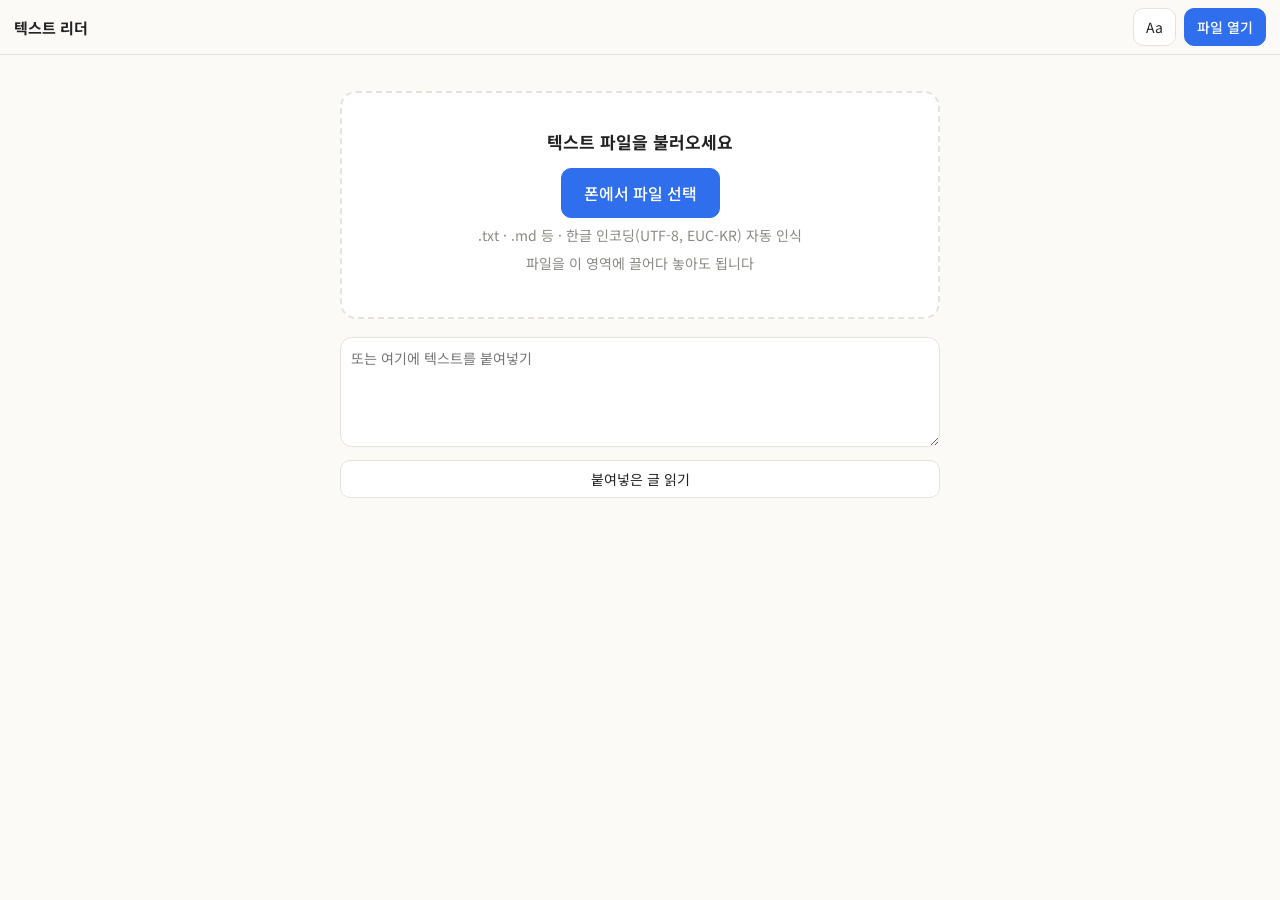
<file: reader/index.html>
<!DOCTYPE html>
<html lang="ko">
<head>
<meta charset="utf-8">
<meta name="viewport" content="width=device-width, initial-scale=1, viewport-fit=cover">
<title>텍스트 리더</title>
<link rel="manifest" href="manifest.webmanifest">
<link rel="icon" href="icon-192.png">
<link rel="apple-touch-icon" href="icon-192.png">
<meta name="theme-color" content="#2f6fed">
<link rel="stylesheet" href="https://fonts.googleapis.com/css2?family=Noto+Sans+KR:wght@400;500;700&family=Noto+Serif+KR:wght@400;600&display=swap">
<style>
:root{
  --bg:#fbfaf7;--fg:#222;--muted:#8a8a85;--card:#fff;--line:#e5e3dc;--accent:#2f6fed;
  --fs:18px;--lh:1.85;--w:640px;--ff:'Noto Sans KR',system-ui,sans-serif;--ps:.9em;
}
[data-theme=sepia]{--bg:#f4ecd8;--fg:#3b3226;--muted:#8b7d66;--card:#faf4e4;--line:#dccfb2;--accent:#a8602a}
[data-theme=dark]{--bg:#16171a;--fg:#d7d7d2;--muted:#7d7f85;--card:#202226;--line:#2f3136;--accent:#7aa2ff}
*{box-sizing:border-box;-webkit-tap-highlight-color:transparent}
html,body{margin:0;background:var(--bg);color:var(--fg);transition:background .2s,color .2s}
body{font-family:'Noto Sans KR',system-ui,sans-serif;padding-bottom:env(safe-area-inset-bottom)}
button,input,select,textarea{font:inherit;color:inherit}
#prog{position:fixed;top:0;left:0;height:3px;width:0;background:var(--accent);z-index:30}
header{position:sticky;top:0;z-index:20;background:var(--bg);border-bottom:1px solid var(--line);
  padding:calc(env(safe-area-inset-top) + 8px) 14px 8px;display:flex;align-items:center;gap:8px}
header h1{font-size:15px;font-weight:700;margin:0;flex:1;white-space:nowrap;overflow:hidden;text-overflow:ellipsis}
.btn{border:1px solid var(--line);background:var(--card);border-radius:10px;padding:8px 12px;font-size:14px;cursor:pointer;white-space:nowrap}
.btn.primary{background:var(--accent);border-color:var(--accent);color:#fff;font-weight:500}
#panel{display:none;background:var(--card);border-bottom:1px solid var(--line);padding:14px;font-size:14px}
#panel.open{display:block}
.row{display:flex;align-items:center;gap:10px;margin:10px 0}
.row>label{width:64px;color:var(--muted);flex:none}
.row input[type=range]{flex:1;accent-color:var(--accent)}
.row .val{width:42px;text-align:right;color:var(--muted);font-variant-numeric:tabular-nums}
.seg{display:flex;flex:1;gap:6px}
.seg button{flex:1;padding:8px 4px;border:1px solid var(--line);background:var(--bg);border-radius:8px;cursor:pointer;font-size:13px}
.seg button.on{border-color:var(--accent);color:var(--accent);font-weight:700}
.chk{display:flex;align-items:center;gap:8px;margin:12px 0 2px}
.chk input{width:18px;height:18px;accent-color:var(--accent)}
#empty{max-width:var(--w);margin:0 auto;padding:36px 20px}
#drop{border:2px dashed var(--line);border-radius:16px;padding:36px 18px;text-align:center;background:var(--card)}
#drop.over{border-color:var(--accent)}
#drop p{margin:6px 0;color:var(--muted);font-size:14px;line-height:1.6}
#drop .big{color:var(--fg);font-size:17px;font-weight:700;margin-bottom:14px}
#paste{width:100%;height:110px;margin-top:18px;border:1px solid var(--line);border-radius:12px;padding:10px;background:var(--card);resize:vertical;font-size:14px}
#recent{margin-top:22px}
#recent h3{font-size:13px;color:var(--muted);font-weight:500;margin:0 0 6px}
#recent button{display:block;width:100%;text-align:left;margin:6px 0;padding:11px 12px}
article{display:none;max-width:var(--w);margin:0 auto;padding:26px 20px 90px;font-family:var(--ff);font-size:var(--fs);line-height:var(--lh);
  word-break:keep-all;overflow-wrap:break-word}
article.show{display:block}
article p{margin:0 0 var(--ps);white-space:pre-wrap}
article p.h{font-weight:700;font-size:1.18em;line-height:1.5;margin:1.7em 0 .8em}
article p.q{color:var(--muted);padding-left:.9em;border-left:3px solid var(--line)}
article hr{border:0;text-align:center;margin:1.6em 0;color:var(--muted)}
article hr::after{content:"· · ·";letter-spacing:.5em}
mark{background:#ffe27a;color:#222;border-radius:3px}
#bar{display:none;position:fixed;bottom:0;left:0;right:0;z-index:20;background:var(--bg);border-top:1px solid var(--line);
  padding:8px 14px calc(env(safe-area-inset-bottom) + 8px);align-items:center;gap:8px;font-size:12px;color:var(--muted)}
#bar.show{display:flex}
#bar span{flex:1;text-align:center}
#find{display:none;gap:6px;padding:8px 14px;border-bottom:1px solid var(--line);background:var(--card)}
#find.open{display:flex}
#find input{flex:1;border:1px solid var(--line);background:var(--bg);border-radius:8px;padding:8px 10px;min-width:0}
</style>
</head>
<body>
<div id="prog"></div>
<header>
  <h1 id="title">텍스트 리더</h1>
  <button class="btn" id="bFind" style="display:none">검색</button>
  <button class="btn" id="bSet">Aa</button>
  <button class="btn primary" id="bOpen">파일 열기</button>
</header>
<input type="file" id="file" accept=".txt,.md,.text,.log,.csv,text/*" hidden>

<div id="find">
  <input id="q" type="search" placeholder="본문에서 찾기">
  <button class="btn" id="qPrev">↑</button>
  <button class="btn" id="qNext">↓</button>
</div>

<section id="panel">
  <div class="row"><label>글자 크기</label><input type="range" id="fs" min="14" max="30" step="1"><span class="val" id="fsV"></span></div>
  <div class="row"><label>줄 간격</label><input type="range" id="lh" min="1.3" max="2.4" step="0.05"><span class="val" id="lhV"></span></div>
  <div class="row"><label>본문 폭</label><input type="range" id="w" min="420" max="900" step="20"><span class="val" id="wV"></span></div>
  <div class="row"><label>글꼴</label><div class="seg" id="ff">
    <button data-v="sans">고딕</button><button data-v="serif">명조</button></div></div>
  <div class="row"><label>테마</label><div class="seg" id="th">
    <button data-v="light">밝게</button><button data-v="sepia">세피아</button><button data-v="dark">어둡게</button></div></div>
  <div class="row"><label>정렬</label><div class="seg" id="al">
    <button data-v="left">왼쪽</button><button data-v="justify">양쪽</button></div></div>
  <label class="chk"><input type="checkbox" id="reflow"> 줄바꿈 이어붙이기 (빈 줄 기준으로 문단 정리)</label>
  <label class="chk"><input type="checkbox" id="auto"> 제목·구분선 자동 인식</label>
  <div class="row" style="margin-bottom:0"><button class="btn" id="reset">설정 초기화</button></div>
</section>

<main>
  <div id="empty">
    <div id="drop">
      <div class="big">텍스트 파일을 불러오세요</div>
      <button class="btn primary" id="bOpen2" style="padding:12px 22px;font-size:16px">폰에서 파일 선택</button>
      <p>.txt · .md 등 · 한글 인코딩(UTF-8, EUC-KR) 자동 인식</p>
      <p>파일을 이 영역에 끌어다 놓아도 됩니다</p>
    </div>
    <textarea id="paste" placeholder="또는 여기에 텍스트를 붙여넣기"></textarea>
    <button class="btn" id="bPaste" style="margin-top:8px;width:100%">붙여넣은 글 읽기</button>
    <div id="recent"></div>
  </div>
  <article id="doc"></article>
</main>

<div id="bar">
  <button class="btn" id="bTop">맨 위</button>
  <span id="info"></span>
  <button class="btn" id="bNew">다른 파일</button>
</div>

<script>
(function(){
  var $=function(i){return document.getElementById(i)};
  var root=document.documentElement;
  var DEF={fs:18,lh:1.85,w:640,ff:'sans',th:'light',al:'left',reflow:false,auto:true};
  var S=Object.assign({},DEF);
  try{var s=JSON.parse(localStorage.getItem('reader-settings')||'null');if(s)Object.assign(S,s)}catch(e){}
  function save(){try{localStorage.setItem('reader-settings',JSON.stringify(S))}catch(e){}}

  var raw='',name='';
  var doc=$('doc');

  function applySettings(){
    root.style.setProperty('--fs',S.fs+'px');
    root.style.setProperty('--lh',S.lh);
    root.style.setProperty('--w',S.w+'px');
    root.style.setProperty('--ff',S.ff==='serif'?"'Noto Serif KR',Georgia,serif":"'Noto Sans KR',system-ui,sans-serif");
    root.setAttribute('data-theme',S.th);
    doc.style.textAlign=S.al;
    $('fs').value=S.fs;$('fsV').textContent=S.fs+'px';
    $('lh').value=S.lh;$('lhV').textContent=Number(S.lh).toFixed(2);
    $('w').value=S.w;$('wV').textContent=S.w;
    ['ff','th','al'].forEach(function(id){
      [].forEach.call($(id).children,function(b){b.classList.toggle('on',b.dataset.v===S[id])});
    });
    $('reflow').checked=S.reflow;$('auto').checked=S.auto;
    save();
  }

  function esc(t){return t.replace(/&/g,'&amp;').replace(/</g,'&lt;').replace(/>/g,'&gt;')}

  var headRe=/^\s*(#{1,6}\s+.+|제\s*\d+\s*[장화편부절].{0,30}|chapter\s+\d+.{0,30}|\d{1,3}\s*[.\)]\s*\S.{0,28}|[\[【<《].{1,30}[\]】>》])\s*$/i;
  var sepRe=/^\s*([-=*_~·•]\s*){3,}\s*$/;

  function render(){
    if(!raw){return}
    var t=raw.replace(/\r\n?/g,'\n').replace(/ /g,' ');
    var blocks=t.split(/\n[ \t]*\n+/);
    var html=[];
    blocks.forEach(function(b){
      b=b.replace(/^\n+|\s+$/g,'');
      if(!b.trim())return;
      var lines=b.split('\n');
      if(S.auto&&lines.length===1&&sepRe.test(lines[0])){html.push('<hr>');return}
      if(S.auto&&lines.length===1&&headRe.test(lines[0])&&lines[0].length<=40){
        html.push('<p class="h">'+esc(lines[0].replace(/^#{1,6}\s+/,'').trim())+'</p>');return}
      // 선 구분선이 문단 안에 섞인 경우 분리
      var cur=[];
      function flush(){
        if(!cur.length)return;
        var txt=S.reflow?cur.map(function(l){return l.trim()}).join(' '):cur.map(function(l){return l.replace(/\s+$/,'')}).join('\n');
        var isQ=cur.every(function(l){return /^\s*>/.test(l)});
        if(isQ)txt=txt.replace(/(^|\n)\s*>\s?/g,'$1');
        html.push('<p'+(isQ?' class="q"':'')+'>'+esc(txt)+'</p>');cur=[];
      }
      lines.forEach(function(l){
        if(S.auto&&sepRe.test(l)){flush();html.push('<hr>')}
        else cur.push(l);
      });
      flush();
    });
    doc.innerHTML=html.join('');
    var chars=t.replace(/\s/g,'').length;
    $('info').textContent=chars.toLocaleString()+'자 · 약 '+Math.max(1,Math.round(chars/500))+'분';
    $('title').textContent=name||'붙여넣은 글';
    $('empty').style.display='none';
    doc.classList.add('show');$('bar').classList.add('show');$('bFind').style.display='';
    updateProg();
  }

  // 인코딩 자동 판별
  function decode(buf){
    var u=new Uint8Array(buf);
    if(u[0]===0xFF&&u[1]===0xFE)return new TextDecoder('utf-16le').decode(buf);
    if(u[0]===0xFE&&u[1]===0xFF)return new TextDecoder('utf-16be').decode(buf);
    try{return new TextDecoder('utf-8',{fatal:true}).decode(buf).replace(/^﻿/,'')}catch(e){}
    try{return new TextDecoder('euc-kr').decode(buf)}catch(e){}
    return new TextDecoder('utf-8').decode(buf);
  }

  function loadFile(f){
    if(!f)return;
    var r=new FileReader();
    r.onload=function(){
      raw=decode(r.result);name=f.name.replace(/\.[^.]+$/,'');
      rememberRecent(name,raw);
      render();window.scrollTo(0,0);
    };
    r.onerror=function(){$('title').textContent='파일을 읽지 못했어요'};
    r.readAsArrayBuffer(f);
  }

  // 최근 본 글 (이 기기 브라우저에만 저장)
  function rememberRecent(n,t){
    try{
      var list=JSON.parse(localStorage.getItem('reader-recent')||'[]').filter(function(x){return x.n!==n});
      list.unshift({n:n,t:t.length<400000?t:t.slice(0,400000)});
      list=list.slice(0,5);
      localStorage.setItem('reader-recent',JSON.stringify(list));
    }catch(e){}
  }
  function showRecent(){
    var box=$('recent');box.innerHTML='';
    try{
      var list=JSON.parse(localStorage.getItem('reader-recent')||'[]');
      if(!list.length)return;
      var h=document.createElement('h3');h.textContent='최근 본 글';box.appendChild(h);
      list.forEach(function(x){
        var b=document.createElement('button');b.className='btn';b.textContent=x.n;
        b.onclick=function(){raw=x.t;name=x.n;render();window.scrollTo(0,0)};
        box.appendChild(b);
      });
    }catch(e){}
  }

  // 이벤트
  $('bOpen').onclick=$('bOpen2').onclick=function(){$('file').click()};
  $('bNew').onclick=function(){$('file').click()};
  $('file').onchange=function(e){loadFile(e.target.files[0]);e.target.value=''};
  $('bPaste').onclick=function(){var v=$('paste').value;if(!v.trim())return;raw=v;name='';render();window.scrollTo(0,0)};
  $('bSet').onclick=function(){$('panel').classList.toggle('open')};
  $('bTop').onclick=function(){window.scrollTo({top:0,behavior:'smooth'})};
  $('reset').onclick=function(){S=Object.assign({},DEF);applySettings();render()};

  ['fs','lh','w'].forEach(function(id){
    $(id).oninput=function(){S[id]=parseFloat(this.value);applySettings()};
  });
  ['ff','th','al'].forEach(function(id){
    $(id).onclick=function(e){var b=e.target.closest('button');if(!b)return;S[id]=b.dataset.v;applySettings()};
  });
  $('reflow').onchange=function(){S.reflow=this.checked;applySettings();render()};
  $('auto').onchange=function(){S.auto=this.checked;applySettings();render()};

  var dz=$('drop');
  ['dragenter','dragover'].forEach(function(ev){dz.addEventListener(ev,function(e){e.preventDefault();dz.classList.add('over')})});
  ['dragleave','drop'].forEach(function(ev){dz.addEventListener(ev,function(e){e.preventDefault();dz.classList.remove('over')})});
  dz.addEventListener('drop',function(e){loadFile(e.dataTransfer.files[0])});

  // 진행률
  function updateProg(){
    var h=document.documentElement.scrollHeight-innerHeight;
    $('prog').style.width=(h>0?Math.min(100,scrollY/h*100):0)+'%';
  }
  addEventListener('scroll',updateProg,{passive:true});
  addEventListener('resize',updateProg);

  // 검색
  var hits=[],hi=-1;
  $('bFind').onclick=function(){var f=$('find');f.classList.toggle('open');if(f.classList.contains('open'))$('q').focus();else clearMarks()};
  function clearMarks(){
    [].forEach.call(doc.querySelectorAll('mark'),function(m){var p=m.parentNode;p.replaceChild(document.createTextNode(m.textContent),m);p.normalize()});
    hits=[];hi=-1;
  }
  function doFind(){
    clearMarks();var q=$('q').value;if(!q)return;
    var w=document.createTreeWalker(doc,NodeFilter.SHOW_TEXT),nodes=[],n;
    while(n=w.nextNode())nodes.push(n);
    var lq=q.toLowerCase();
    nodes.forEach(function(node){
      var txt=node.nodeValue,low=txt.toLowerCase(),i=low.indexOf(lq);
      if(i<0)return;
      var frag=document.createDocumentFragment(),last=0;
      while(i>=0){
        frag.appendChild(document.createTextNode(txt.slice(last,i)));
        var m=document.createElement('mark');m.textContent=txt.slice(i,i+q.length);frag.appendChild(m);
        last=i+q.length;i=low.indexOf(lq,last);
      }
      frag.appendChild(document.createTextNode(txt.slice(last)));
      node.parentNode.replaceChild(frag,node);
    });
    hits=[].slice.call(doc.querySelectorAll('mark'));
    if(hits.length)go(0);
  }
  function go(i){
    if(!hits.length)return;
    hi=(i+hits.length)%hits.length;
    hits.forEach(function(m){m.style.outline=''});
    hits[hi].style.outline='2px solid var(--accent)';
    hits[hi].scrollIntoView({block:'center',behavior:'smooth'});
  }
  $('q').oninput=doFind;
  $('qNext').onclick=function(){go(hi+1)};
  $('qPrev').onclick=function(){go(hi-1)};

  // 공유하기로 넘어온 글 열기 + 오프라인 설치 준비
  function openShared(){
    if(!/[?&]shared=1/.test(location.search)||!window.caches)return;
    caches.open('shared').then(function(c){
      return c.match('item').then(function(res){
        if(!res)return;
        var nm='';try{nm=decodeURIComponent(res.headers.get('x-name')||'')}catch(e){}
        var kind=res.headers.get('x-kind');
        return res.arrayBuffer().then(function(buf){
          raw=decode(buf);name=nm.replace(/\.[^.]+$/,'');
          if(name)rememberRecent(name,raw);
          render();window.scrollTo(0,0);
          return c.delete('item');
        });
      });
    }).then(function(){try{history.replaceState(null,'',location.pathname)}catch(e){}}).catch(function(){});
  }
  if('serviceWorker' in navigator){
    navigator.serviceWorker.register('sw.js').catch(function(){});
  }
  openShared();

  applySettings();showRecent();
})();
</script>
</body>
</html>
</file>
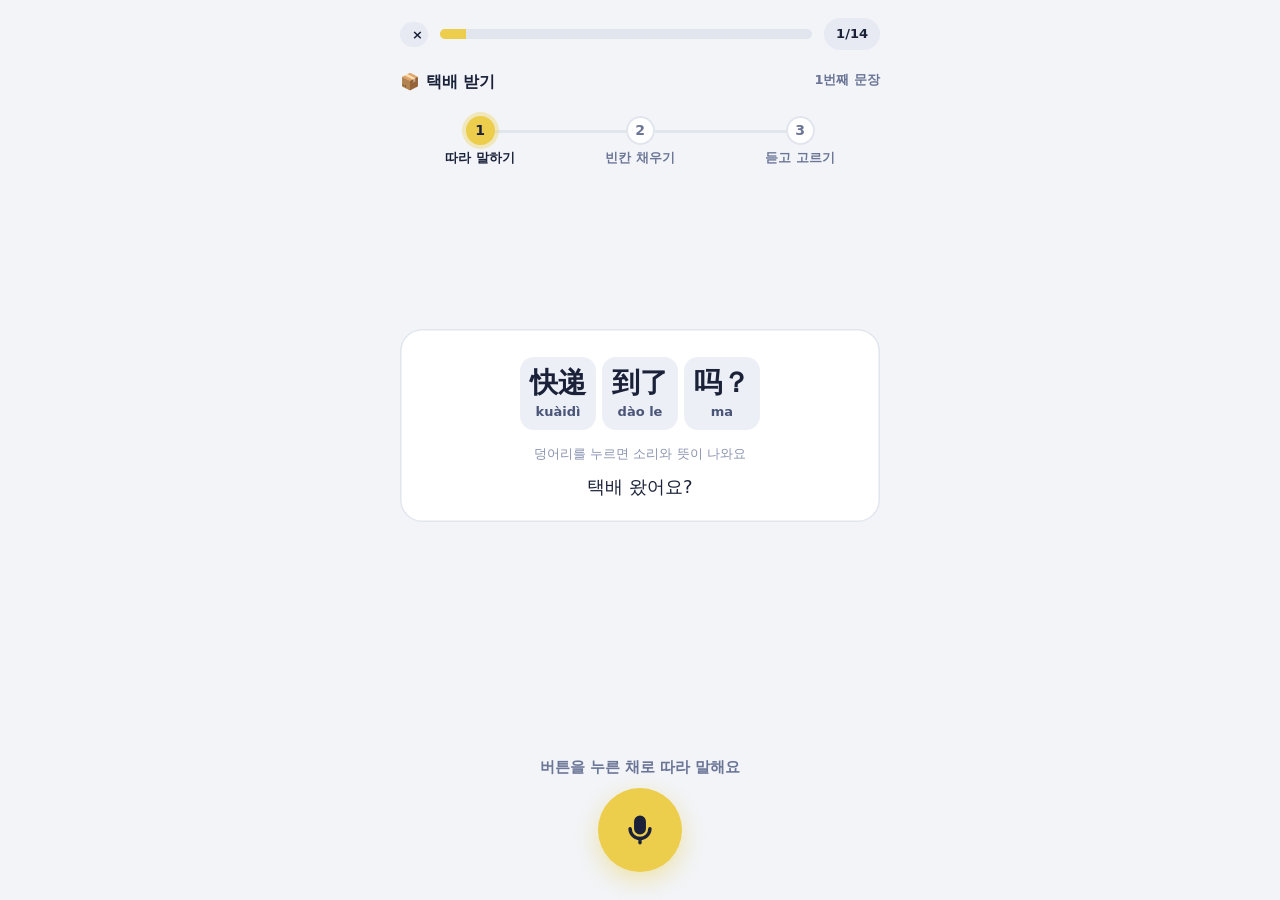
<file: voice-demo.html>
<!doctype html>
<html lang="ko"><head><meta charset="utf-8"><meta name="viewport" content="width=device-width,initial-scale=1,viewport-fit=cover,user-scalable=no">
<meta name="robots" content="noindex"><title>따라 말하기 시안</title>
<style>
*{box-sizing:border-box;-webkit-tap-highlight-color:transparent}
html,body{margin:0;height:100%}
body{background:#f2f4f8;color:#1a2139;font:16px/1.5 system-ui,-apple-system,'Noto Sans KR',sans-serif;overflow:hidden;-webkit-user-select:none;user-select:none}
.app{position:relative;height:100dvh;display:flex;flex-direction:column;padding:12px 20px calc(28px + env(safe-area-inset-bottom,0px));max-width:520px;margin:0 auto}
.top{display:flex;align-items:center;gap:12px;height:44px}.top i{flex:1;height:10px;border-radius:5px;background:#e1e5ee;overflow:hidden}.top i b{display:block;width:7%;height:100%;background:#eccd4c}
.top span{font-weight:800;font-size:13px;background:#e7eaf2;border-radius:99px;padding:6px 12px}.x{width:28px;font-size:26px;line-height:1}
.head{margin-top:14px;font-weight:800}.head em{float:right;font-style:normal;font-size:13px;color:#6b7596;font-weight:700}
.steps{display:flex;justify-content:space-between;margin:22px 0 0;position:relative}.steps:before{content:"";position:absolute;left:16%;right:16%;top:14px;height:3px;background:#e1e5ee}
.steps div{flex:1;text-align:center;font-size:12.5px;font-weight:700;color:#6b7596;position:relative}.steps b{display:grid;place-items:center;width:29px;height:29px;margin:0 auto 4px;border-radius:50%;background:#fff;box-shadow:inset 0 0 0 2px #e1e5ee;font-size:14px}
.steps .on{color:#1a2139}.steps .on b{background:#eccd4c;box-shadow:0 0 0 4px rgba(236,205,76,.35)}
.main{flex:1;display:flex;flex-direction:column;justify-content:center;position:relative;z-index:30}
.card{position:relative;background:#fff;border-radius:22px;padding:28px 22px 22px;box-shadow:inset 0 0 0 1.5px #e1e5ee;text-align:center}
.chunks{display:flex;justify-content:center;gap:6px}.ch{display:grid;gap:2px;padding:8px 10px;border-radius:14px;background:#eceff5}
.ch b{font-size:28px;font-weight:800;line-height:1.25}.ch span{font-size:13px;font-weight:700;color:#4a5578}
.hint{margin-top:14px;font-size:13px;color:#8a93b0}.ko{margin-top:10px;font-size:18px}
.heard{min-height:24px;margin-top:14px;text-align:center;font-size:14px;color:#6b7596}
.dim{position:fixed;inset:0;z-index:20;background:linear-gradient(to bottom,rgba(10,16,34,.62),rgba(10,16,34,.82));opacity:0;pointer-events:none;transition:opacity .25s}
.rec .dim{opacity:1}
canvas{position:fixed;left:0;right:0;bottom:0;width:100%;height:46dvh;z-index:25;pointer-events:none;opacity:0;transition:opacity .25s}.rec canvas{opacity:1}
.foot{position:relative;z-index:40;display:grid;justify-items:center;gap:10px;min-height:150px;align-content:end}
.live{font-size:15px;color:#6b7596;font-weight:600;transition:color .2s;text-align:center}.rec .live{color:#fff;font-weight:800;font-size:17px}
.mic{width:84px;height:84px;border:0;border-radius:50%;background:#eccd4c;display:grid;place-items:center;box-shadow:0 8px 24px rgba(236,205,76,.45);transition:transform .2s cubic-bezier(.2,1.4,.4,1);touch-action:none;touch-callout:none;-webkit-touch-callout:none}
.mic svg{width:34px;height:34px}.rec .mic{transform:scale(1.18)}
</style></head><body>
<div class="app" id="app">
  <div class="top"><span class="x">×</span><i><b></b></i><span>1/14</span></div>
  <div class="head">📦 택배 받기 <em>1번째 문장</em></div>
  <div class="steps"><div class="on"><b>1</b>따라 말하기</div><div><b>2</b>빈칸 채우기</div><div><b>3</b>듣고 고르기</div></div>
  <div class="main"><div class="card"><div class="chunks"><div class="ch"><b>快递</b><span>kuàidì</span></div><div class="ch"><b>到了</b><span>dào le</span></div><div class="ch"><b>吗？</b><span>ma</span></div></div>
    <div class="hint">덩어리를 누르면 소리와 뜻이 나와요</div><div class="ko">택배 왔어요?</div></div>
    <div class="heard" id="heard"></div></div>
  <div class="foot"><div class="live" id="live">버튼을 누른 채로 따라 말해요</div>
    <button class="mic" id="mic" aria-label="누른 채로 말하기"><svg viewBox="0 0 24 24" fill="none" stroke="#1a2139" stroke-width="2.4" stroke-linecap="round" stroke-linejoin="round"><rect x="9" y="3" width="6" height="11" rx="3" fill="#1a2139"/><path d="M5 11a7 7 0 0 0 14 0M12 18v3"/></svg></button></div>
</div>
<div class="dim"></div><canvas id="cv" width="900" height="900"></canvas>
<script>
var app=document.getElementById('app'),cv=document.getElementById('cv'),cx=cv.getContext('2d'),mic=document.getElementById('mic'),live=document.getElementById('live'),heard=document.getElementById('heard');
var ac,an,stream,raf,buf,rec,hist=[],floor=0,amp=0,ph=0,hue=48,hzS=0,lastVoice=0,holding=false,SR=window.SpeechRecognition||window.webkitSpeechRecognition;
function pitch(b,sr){var n=b.length,rms=0,i,lag;for(i=0;i<n;i++)rms+=b[i]*b[i];rms=Math.sqrt(rms/n);if(rms<0.02)return{f:0,rms:rms};
  var minL=Math.floor(sr/500),maxL=Math.floor(sr/70),best=0,bl=0;
  for(lag=minL;lag<=maxL;lag++){var s=0;for(i=0;i<n-lag;i+=2)s+=b[i]*b[i+lag];if(s>best){best=s;bl=lag}}
  var e0=0;for(i=0;i<n;i+=2)e0+=b[i]*b[i];if(!bl||best/e0<0.6)return{f:0,rms:rms};return{f:sr/bl,rms:rms}}
function draw(){
  an.getFloatTimeDomainData(buf);var r=pitch(buf,ac.sampleRate),rms=r.rms;
  hist.push(rms);if(hist.length>180)hist.shift();var mn=Math.min.apply(null,hist);floor=floor?floor+(Math.max(mn,0.003)-floor)*(mn<floor?0.3:0.02):0.008;
  var voiced=rms>Math.max(floor*3,0.025),over=voiced?20*Math.log10(rms/(floor*3)):0,lvl=Math.max(0,Math.min(1,over/22));if(!voiced)r.f=0;
  amp+=(lvl-amp)*(lvl>amp?0.18:0.07);
  if(r.f){hzS=hzS?hzS+(r.f-hzS)*0.25:r.f;lastVoice=performance.now()}else if(performance.now()-lastVoice>400)hzS=0;
  var tgt=hzS?Math.max(0,Math.min(1,(Math.log2(hzS)-6.8)/1.8)):0.35;hue+=((hzS?200-tgt*160:48)-hue)*0.12;ph+=0.04+amp*0.12+tgt*0.03;
  var w=cv.width,h=cv.height,mid=h*0.5;cx.clearRect(0,0,w,h);cx.globalCompositeOperation='lighter';
  [[1,0,0.9,1],[1.6,1.7,0.6,0.8],[2.3,3.1,0.4,0.6]].forEach(function(l,k){cx.beginPath();
    for(var x=0;x<=w;x+=6){var u=x/w,env=Math.pow(Math.sin(Math.PI*u),1.5),y=mid+Math.sin(u*Math.PI*2*l[0]*1.4+ph*(k%2?-1:1)*l[3]+l[1])*env*(6+amp*h*0.3)*l[2];x?cx.lineTo(x,y):cx.moveTo(x,y)}
    var hh=hue+k*22;cx.strokeStyle='hsla('+hh+',92%,'+(60+amp*10)+'%,'+(0.4+amp*0.55)+')';cx.lineWidth=6-k*1.4+amp*6;cx.lineJoin='round';cx.shadowColor='hsl('+hh+',95%,60%)';cx.shadowBlur=16+amp*30;cx.stroke()});
  cx.shadowBlur=0;cx.globalCompositeOperation='source-over';
  live.textContent=!voiced&&!hzS?'듣고 있어요…':amp<0.25?'조금 더 크게 말해 보세요':amp>0.97?'조금 작게 말해 보세요':'좋아요!';
  raf=requestAnimationFrame(draw)}
async function start(){
  if(holding)return;if(navigator.vibrate)navigator.vibrate(10);holding=true;requestAnimationFrame(function(){document.body.classList.add('rec')});heard.textContent='';live.textContent='듣고 있어요…';
  try{stream=await navigator.mediaDevices.getUserMedia({audio:{echoCancellation:true,noiseSuppression:true,autoGainControl:false}});
    if(!holding){stop();return}
    ac=new(window.AudioContext||window.webkitAudioContext)();an=ac.createAnalyser();an.fftSize=2048;buf=new Float32Array(an.fftSize);ac.createMediaStreamSource(stream).connect(an);hist=[];floor=0;amp=0;draw();
    if(SR){rec=new SR();rec.lang='zh-CN';rec.interimResults=true;rec.continuous=true;rec.onresult=function(e){var t='';for(var i=e.resultIndex;i<e.results.length;i++)t+=e.results[i][0].transcript;heard.textContent='들린 말: '+t};rec.onerror=function(){};try{rec.start()}catch(e){}}
  }catch(e){live.textContent='마이크를 켤 수 없어요'}}
function stop(){holding=false;document.body.classList.remove('rec');cancelAnimationFrame(raf);
  if(rec){try{rec.stop()}catch(e){}rec=null}if(stream){stream.getTracks().forEach(function(t){t.stop()});stream=null}if(ac){ac.close();ac=null}
  live.textContent='버튼을 누른 채로 따라 말해요'}
mic.addEventListener('pointerdown',function(e){e.preventDefault();try{mic.setPointerCapture(e.pointerId)}catch(x){}start()});
['pointerup','pointercancel'].forEach(function(n){mic.addEventListener(n,function(){if(holding)stop()})});
mic.addEventListener('contextmenu',function(e){e.preventDefault()});
</script></body></html>
</file>
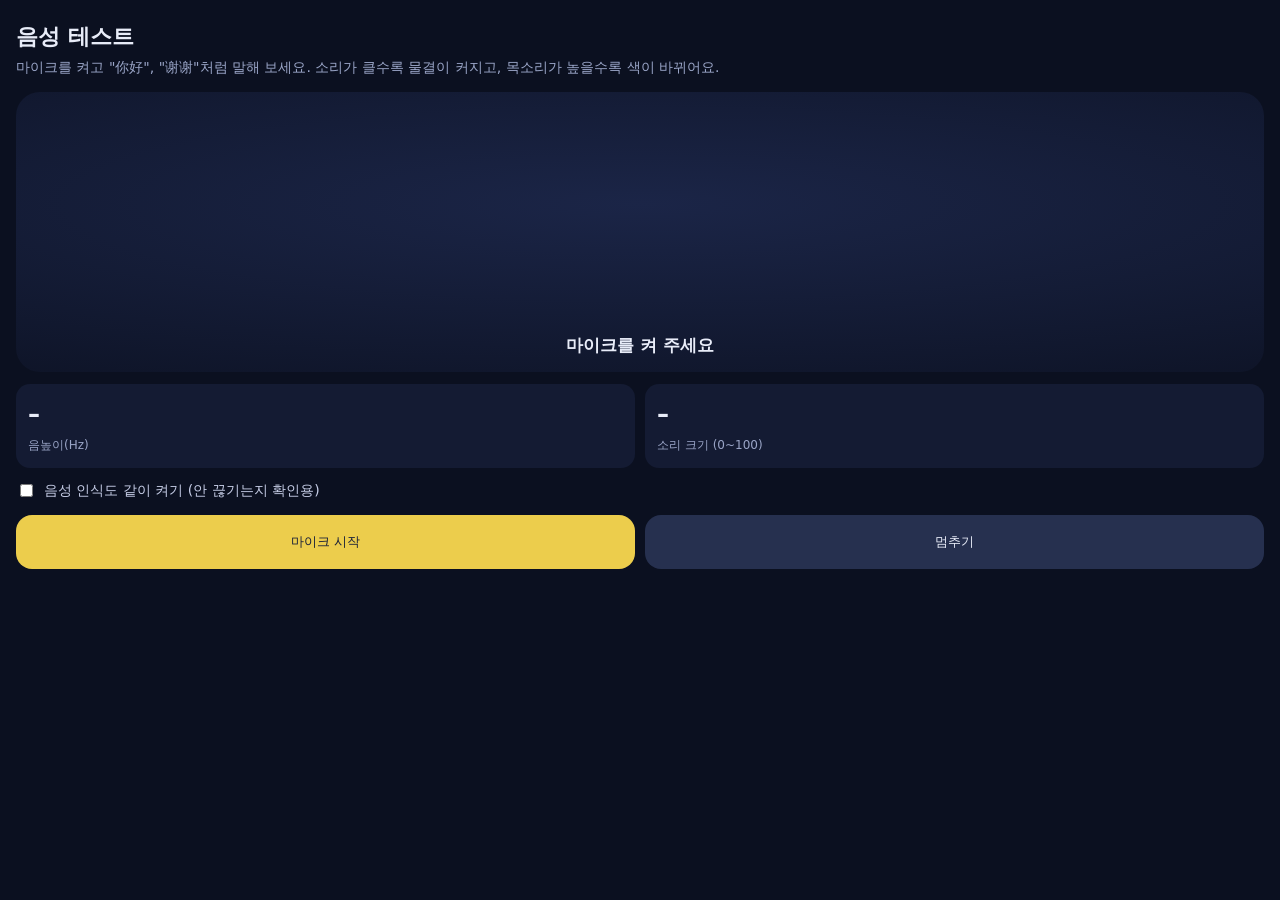
<file: voice-test.html>
<!doctype html>
<html lang="ko"><head><meta charset="utf-8"><meta name="viewport" content="width=device-width,initial-scale=1,viewport-fit=cover">
<meta name="robots" content="noindex"><title>음성 테스트</title>
<style>
body{margin:0;background:#0b1020;color:#e8ecf8;font:16px/1.5 system-ui,-apple-system,'Noto Sans KR',sans-serif;padding:20px 16px calc(28px + env(safe-area-inset-bottom,0px))}
h1{font-size:22px;margin:0 0 4px}p{margin:0 0 14px;color:#9aa5c7;font-size:14px}
.stage{position:relative;border-radius:24px;overflow:hidden;background:radial-gradient(120% 90% at 50% 40%,#1b2547,#0b1020)}canvas{display:block;width:100%;height:280px}#msg{position:absolute;left:0;right:0;bottom:14px;text-align:center;font-weight:800;font-size:17px;color:#e8ecf8;transition:color .2s}
.vol{height:14px;border-radius:7px;background:#141b33;margin:14px 0;overflow:hidden}.vol i{display:block;height:100%;width:0;background:#3cc88a;transition:width .05s}
.row{display:flex;gap:10px;margin:14px 0}button{flex:1;height:54px;border:0;border-radius:16px;font:800 17px inherit;background:#eccd4c;color:#1a2139}
button.g{background:#26304f;color:#e8ecf8}
.k{display:grid;grid-template-columns:1fr 1fr;gap:10px}.k div{background:#141b33;border-radius:14px;padding:12px}.k b{display:block;font-size:24px}.k span{font-size:12px;color:#9aa5c7}
label{display:flex;gap:8px;align-items:center;font-size:14px;color:#c6cde6;margin:12px 0}
#log{font-size:12px;color:#9aa5c7;white-space:pre-wrap;margin-top:12px}
</style></head><body>
<h1>음성 테스트</h1><p>마이크를 켜고 "你好", "谢谢"처럼 말해 보세요. 소리가 클수록 물결이 커지고, 목소리가 높을수록 색이 바뀌어요.</p>
<div class="stage"><canvas id="cv" width="900" height="560"></canvas><div id="msg">마이크를 켜 주세요</div></div>
<div class="k" style="margin-top:12px"><div><b id="hz">–</b><span>음높이(Hz)</span></div><div><b id="db">–</b><span>소리 크기 (0~100)</span></div></div>
<label><input type="checkbox" id="sr"> 음성 인식도 같이 켜기 (안 끊기는지 확인용)</label>
<div class="row"><button id="go">마이크 시작</button><button id="stop" class="g">멈추기</button></div>
<div id="log"></div>
<script>
var cv=document.getElementById('cv'),cx=cv.getContext('2d'),hz=document.getElementById('hz'),dbEl=document.getElementById('db'),vb=null,logEl=document.getElementById('log');
var ac,an,stream,raf,buf,rec=null;
function log(t){logEl.textContent=t+'\n'+logEl.textContent.split('\n').slice(0,8).join('\n')}
function pitch(b,sr){
  var n=b.length,rms=0,i,lag;for(i=0;i<n;i++)rms+=b[i]*b[i];rms=Math.sqrt(rms/n);if(rms<0.02)return {f:0,rms:rms};
  var minL=Math.floor(sr/500),maxL=Math.floor(sr/70),best=0,bl=0,c=new Float32Array(maxL+1);
  for(lag=minL;lag<=maxL;lag++){var s=0;for(i=0;i<n-lag;i++)s+=b[i]*b[i+lag];c[lag]=s}
  for(lag=minL;lag<=maxL;lag++){if(c[lag]>best){best=c[lag];bl=lag}}
  var e0=0;for(i=0;i<n;i++)e0+=b[i]*b[i];
  if(!bl||best/e0<0.6)return {f:0,rms:rms};
  return {f:sr/bl,rms:rms};
}
var hist=[],floor=0,amp=0,ph=0,hue=48,hzS=0,ring=0,lastVoice=0;
function draw(t){
  an.getFloatTimeDomainData(buf);
  var r=pitch(buf,ac.sampleRate),rms=r.rms;
  // 주변 소음 기준선: 조용한 순간을 따라가며 천천히 갱신해서, 소음이 있는 곳에서도 그 소음은 '조용함'으로 봐요
  // 최근 약 3초 중 가장 조용했던 순간을 소음 기준으로 써요 (말 사이의 쉬는 틈에서 배워서, 켜자마자 말해도 돼요)
  hist.push(rms);if(hist.length>180)hist.shift();
  var mn=Math.min.apply(null,hist);floor=floor?floor+(Math.max(mn,0.003)-floor)*(mn<floor?0.3:0.02):0.008;
  var voiced=rms>Math.max(floor*3,0.025);
  var over=voiced?20*Math.log10(rms/(floor*3)):0,lvl=Math.max(0,Math.min(1,over/22));
  if(!voiced)r.f=0;
  // 커질 땐 빠르게, 줄 땐 천천히 따라가서 부드러운 물결로 보여요
  amp+=(lvl-amp)*(lvl>amp?0.18:0.07);
  if(r.f){hzS=hzS?hzS+(r.f-hzS)*0.25:r.f;lastVoice=performance.now()}else if(performance.now()-lastVoice>400)hzS=0;
  var tgt=hzS?Math.max(0,Math.min(1,(Math.log2(hzS)-6.8)/1.8)):0.35;      // 낮은 목소리 0 ~ 높은 목소리 1
  hue+=((hzS?200-tgt*160:48)-hue)*0.12;                                    // 낮으면 파랑, 높으면 주황·노랑
  ph+=0.04+amp*0.12+tgt*0.03;
  vb&&0;hz.textContent=hzS?Math.round(hzS):'–';dbEl.textContent=Math.round(amp*100);
  var w=cv.width,h=cv.height,mid=h*0.46;cx.clearRect(0,0,w,h);
  cx.globalCompositeOperation='lighter';
  var L=[[1,0,0.9,1.0],[1.6,1.7,0.6,0.8],[2.3,3.1,0.4,0.6]];
  L.forEach(function(l,k){
    cx.beginPath();
    for(var x=0;x<=w;x+=6){
      var u=x/w,env=Math.pow(Math.sin(Math.PI*u),1.6);                      // 양 끝은 잔잔하게, 가운데가 크게
      var y=mid+Math.sin(u*Math.PI*2*l[0]*1.4+ph*(k%2?-1:1)*l[3]+l[1])*env*(3+amp*h*0.34)*l[2];
      x?cx.lineTo(x,y):cx.moveTo(x,y);
    }
    var hh=hue+k*22;
    cx.strokeStyle='hsla('+hh+',90%,'+(58+amp*10)+'%,'+(0.35+amp*0.55)+')';cx.lineWidth=5-k*1.2+amp*5;cx.lineJoin='round';cx.shadowColor='hsl('+hh+',95%,60%)';cx.shadowBlur=14+amp*26;cx.stroke();
  });
  cx.shadowBlur=0;cx.globalCompositeOperation='source-over';
  // 음높이를 점 하나로: 위로 갈수록 높은 목소리
  if(hzS){var py=h*0.86-tgt*h*0.18*1.0;cx.fillStyle='hsl('+hue+',95%,62%)';cx.beginPath();cx.arc(w/2,py,10+amp*8,0,7);cx.fill()}
  // 상태 문구
  var m=document.getElementById('msg');
  if(!voiced&&!hzS){m.textContent='말해 보세요';m.style.color='#9aa5c7'}
  else if(amp<0.25){m.textContent='조금 더 크게 말해 보세요';m.style.color='#eccd4c'}
  else if(amp>0.97){m.textContent='조금 작게 말해 보세요';m.style.color='#ff8a8f'}
  else{m.textContent=hzS?'좋아요!':'듣고 있어요';m.style.color='#3cc88a'}
  raf=requestAnimationFrame(draw);
}
document.getElementById('go').onclick=async function(){
  try{
    if(stream)return;
    stream=await navigator.mediaDevices.getUserMedia({audio:{echoCancellation:true,noiseSuppression:true,autoGainControl:false}});
    ac=new (window.AudioContext||window.webkitAudioContext)();an=ac.createAnalyser();an.fftSize=2048;buf=new Float32Array(an.fftSize);
    ac.createMediaStreamSource(stream).connect(an);hist=[];floor=0;draw();log('마이크 켜짐');
    if(document.getElementById('sr').checked){
      var SR=window.SpeechRecognition||window.webkitSpeechRecognition;
      if(!SR){log('이 브라우저는 음성 인식을 지원하지 않아요')}else{
        rec=new SR();rec.lang='zh-CN';rec.continuous=true;rec.interimResults=true;
        rec.onresult=function(e){var t='';for(var i=e.resultIndex;i<e.results.length;i++)t+=e.results[i][0].transcript;log('인식: '+t)};
        rec.onerror=function(e){log('인식 오류: '+e.error)};rec.onend=function(){log('인식 끝')};
        rec.start();log('음성 인식 시작 (같이 켜짐)');
      }
    }
  }catch(e){log('마이크를 켤 수 없어요: '+(e&&e.name||e))}
};
document.getElementById('stop').onclick=function(){
  cancelAnimationFrame(raf);if(rec){try{rec.stop()}catch(e){}rec=null}
  if(stream){stream.getTracks().forEach(function(t){t.stop()});stream=null}if(ac){ac.close();ac=null}
  hz.textContent='–';dbEl.textContent='–';document.getElementById('msg').textContent='마이크를 켜 주세요';log('멈춤');
};
</script></body></html>
</file>
